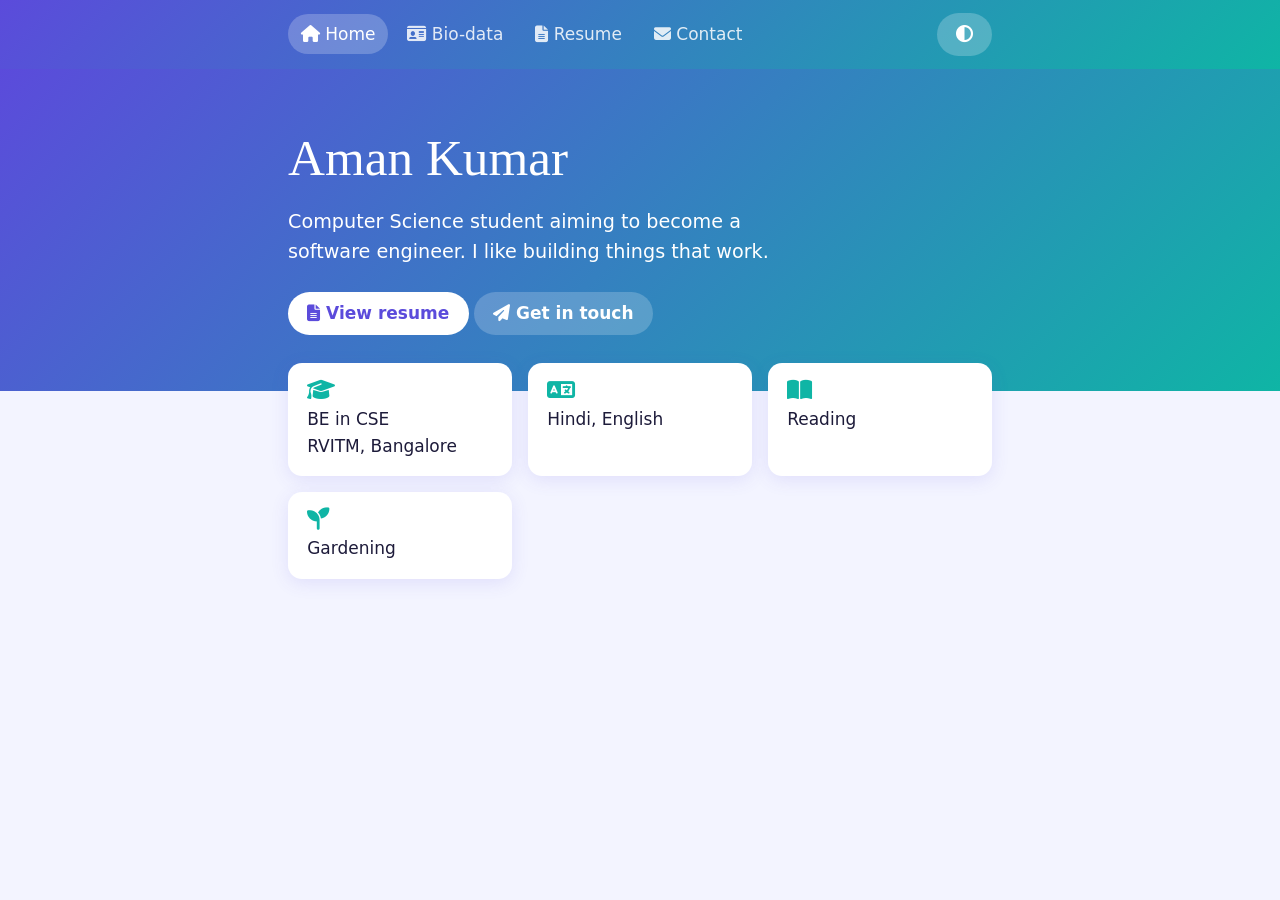
<file: files/index.html>
<!DOCTYPE html>
<html lang="en"><head><meta charset="utf-8"><meta name="viewport" content="width=device-width,initial-scale=1">
<title>Home | Aman Kumar</title>
<link rel="stylesheet" href="https://cdnjs.cloudflare.com/ajax/libs/font-awesome/6.5.1/css/all.min.css">
<link rel="stylesheet" href="style.css"></head>
<body>
<header><nav><a href="index.html" aria-current><i class="fa-solid fa-house"></i> Home</a><a href="biodata.html"><i class="fa-solid fa-id-card"></i> Bio-data</a><a href="resume.html"><i class="fa-solid fa-file-lines"></i> Resume</a><a href="contact.html"><i class="fa-solid fa-envelope"></i> Contact</a><button id="theme" aria-label="Toggle theme"><i class="fa-solid fa-circle-half-stroke"></i></button></nav></header>
<section class="hero"><div>
<h1>Aman Kumar</h1>
<p>Computer Science student aiming to become a software engineer. I like building things that work.</p>
<a class="btn" href="resume.html"><i class="fa-solid fa-file-lines"></i> View resume</a>
<a class="btn ghost" href="contact.html"><i class="fa-solid fa-paper-plane"></i> Get in touch</a>
</div></section>
<main><div class="cards">
<div class="card"><i class="fa-solid fa-graduation-cap"></i>BE in CSE<br>RVITM, Bangalore</div>
<div class="card"><i class="fa-solid fa-language"></i>Hindi, English</div>
<div class="card"><i class="fa-solid fa-book-open"></i>Reading</div>
<div class="card"><i class="fa-solid fa-seedling"></i>Gardening</div>
</div></main>
<script src="script.js"></script></body></html>
</file>
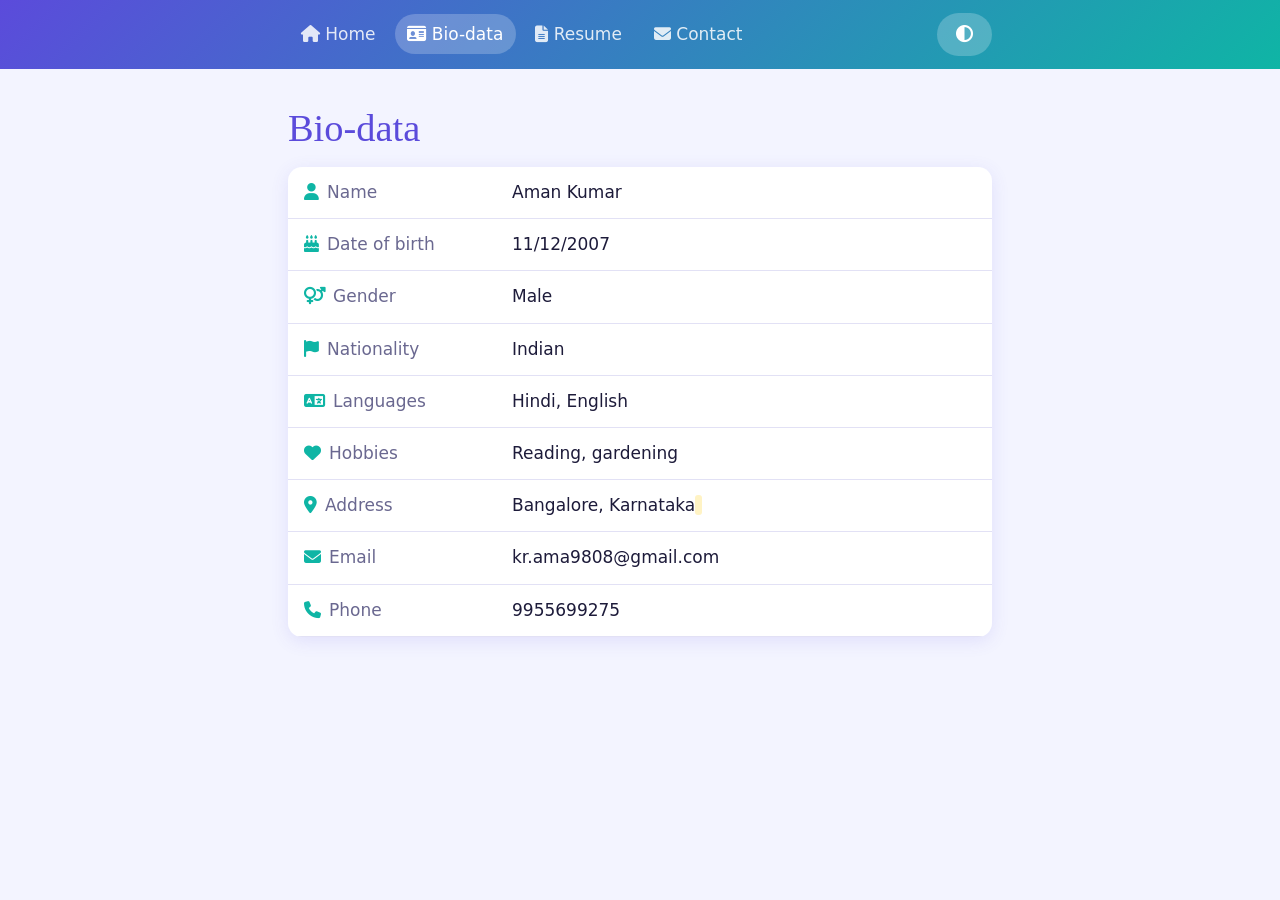
<file: files/biodata.html>
<!DOCTYPE html>
<html lang="en"><head><meta charset="utf-8"><meta name="viewport" content="width=device-width,initial-scale=1">
<title>Bio-data | Aman Kumar</title>
<link rel="stylesheet" href="https://cdnjs.cloudflare.com/ajax/libs/font-awesome/6.5.1/css/all.min.css">
<link rel="stylesheet" href="style.css"></head>
<body>
<header><nav><a href="index.html"><i class="fa-solid fa-house"></i> Home</a><a href="biodata.html" aria-current><i class="fa-solid fa-id-card"></i> Bio-data</a><a href="resume.html"><i class="fa-solid fa-file-lines"></i> Resume</a><a href="contact.html"><i class="fa-solid fa-envelope"></i> Contact</a><button id="theme" aria-label="Toggle theme"><i class="fa-solid fa-circle-half-stroke"></i></button></nav></header>
<main>
<h1>Bio-data</h1>
<table>
<tr><th><i class="fa-solid fa-user"></i>Name</th><td>Aman Kumar</td></tr>
<tr><th><i class="fa-solid fa-cake-candles"></i>Date of birth</th><td>11/12/2007</td></tr>
<tr><th><i class="fa-solid fa-venus-mars"></i>Gender</th><td>Male</td></tr>
<tr><th><i class="fa-solid fa-flag"></i>Nationality</th><td>Indian</td></tr>
<tr><th><i class="fa-solid fa-language"></i>Languages</th><td>Hindi, English</td></tr>
<tr><th><i class="fa-solid fa-heart"></i>Hobbies</th><td>Reading, gardening</td></tr>
<tr><th><i class="fa-solid fa-location-dot"></i>Address</th><td>Bangalore, Karnataka <span class="ph"></span></td></tr>
<tr><th><i class="fa-solid fa-envelope"></i>Email</th><td>kr.ama9808@gmail.com</td></tr>
<tr><th><i class="fa-solid fa-phone"></i>Phone</th><td>9955699275</td></tr>
</table></main>
<script src="script.js"></script></body></html>
</file>
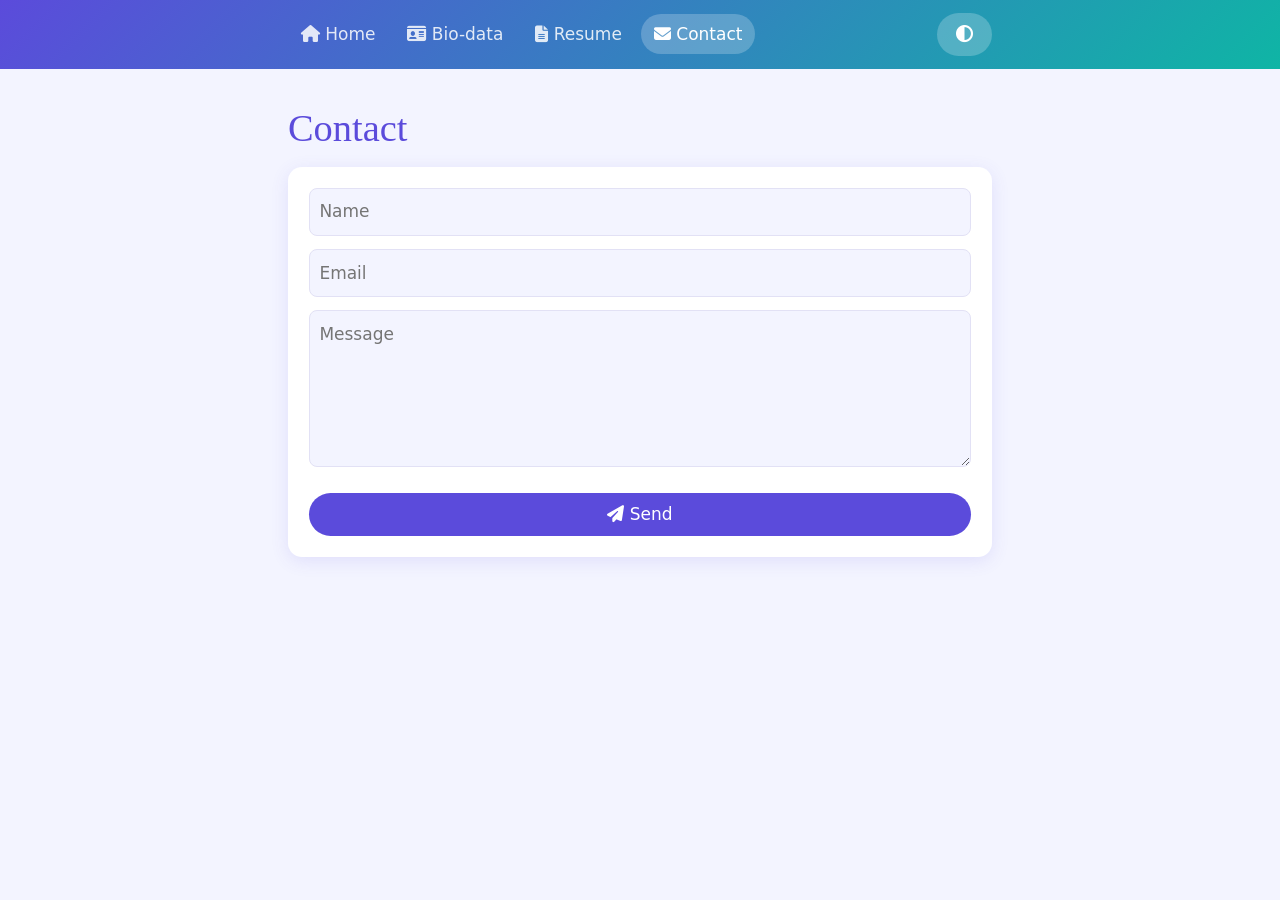
<file: files/contact.html>
<!DOCTYPE html>
<html lang="en"><head><meta charset="utf-8"><meta name="viewport" content="width=device-width,initial-scale=1">
<title>Contact | Aman Kumar</title>
<link rel="stylesheet" href="https://cdnjs.cloudflare.com/ajax/libs/font-awesome/6.5.1/css/all.min.css">
<link rel="stylesheet" href="style.css"></head>
<body>
<header><nav><a href="index.html"><i class="fa-solid fa-house"></i> Home</a><a href="biodata.html"><i class="fa-solid fa-id-card"></i> Bio-data</a><a href="resume.html"><i class="fa-solid fa-file-lines"></i> Resume</a><a href="contact.html" aria-current><i class="fa-solid fa-envelope"></i> Contact</a><button id="theme" aria-label="Toggle theme"><i class="fa-solid fa-circle-half-stroke"></i></button></nav></header>
<main>
<h1>Contact</h1>
<form id="contact" novalidate>
<input name="name" placeholder="Name" aria-label="Name">
<input name="email" type="email" placeholder="Email" aria-label="Email">
<textarea name="msg" rows="5" placeholder="Message" aria-label="Message"></textarea>
<span class="err" id="err" role="alert"></span>
<button><i class="fa-solid fa-paper-plane"></i> Send</button>
</form></main>
<script src="script.js"></script></body></html>
</file>
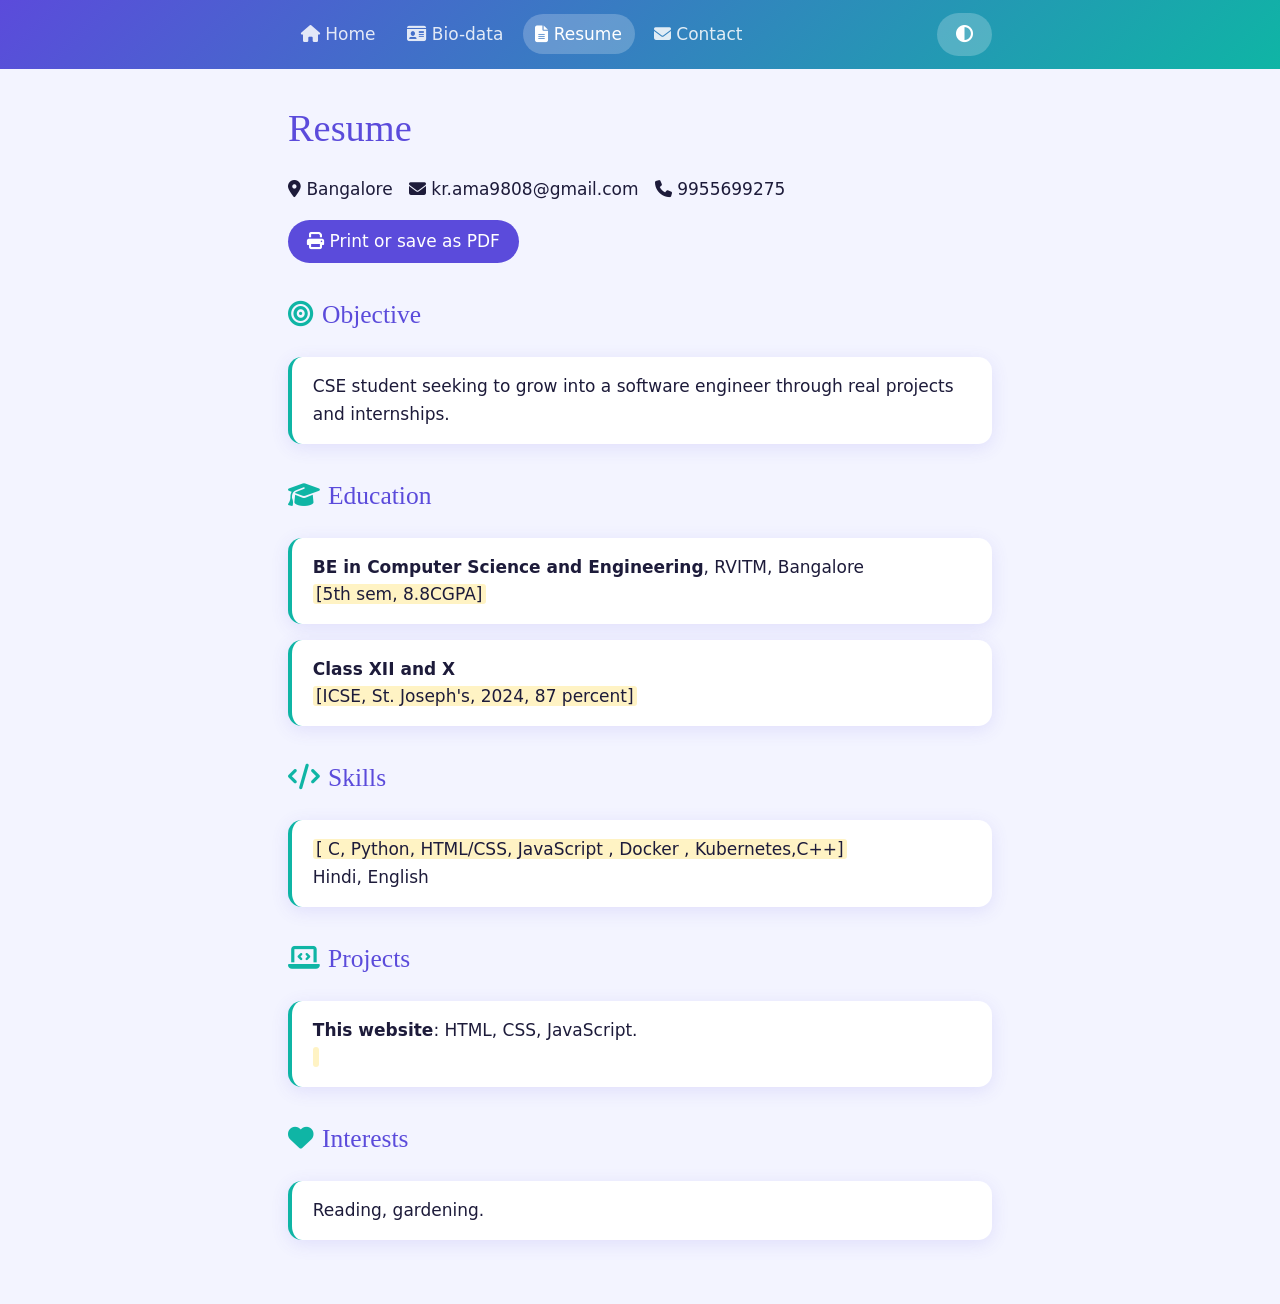
<file: files/resume.html>
<!DOCTYPE html>
<html lang="en"><head><meta charset="utf-8"><meta name="viewport" content="width=device-width,initial-scale=1">
<title>Resume | Aman Kumar</title>
<link rel="stylesheet" href="https://cdnjs.cloudflare.com/ajax/libs/font-awesome/6.5.1/css/all.min.css">
<link rel="stylesheet" href="style.css"></head>
<body>
<header><nav><a href="index.html"><i class="fa-solid fa-house"></i> Home</a><a href="biodata.html"><i class="fa-solid fa-id-card"></i> Bio-data</a><a href="resume.html" aria-current><i class="fa-solid fa-file-lines"></i> Resume</a><a href="contact.html"><i class="fa-solid fa-envelope"></i> Contact</a><button id="theme" aria-label="Toggle theme"><i class="fa-solid fa-circle-half-stroke"></i></button></nav></header>
<main>
<h1>Resume</h1>
<p><i class="fa-solid fa-location-dot"></i> Bangalore &nbsp; <i class="fa-solid fa-envelope"></i> kr.ama9808@gmail.com &nbsp; <i class="fa-solid fa-phone"></i> 9955699275</p>
<button onclick="print()"><i class="fa-solid fa-print"></i> Print or save as PDF</button>
<h2><i class="fa-solid fa-bullseye"></i>Objective</h2>
<div class="box">CSE student seeking to grow into a software engineer through real projects and internships.</div>
<h2><i class="fa-solid fa-graduation-cap"></i>Education</h2>
<div class="box"><b>BE in Computer Science and Engineering</b>, RVITM, Bangalore<br><span class="ph">[5th sem, 8.8CGPA]</span></div>
<div class="box"><b>Class XII and X</b><br><span class="ph">[ICSE, St. Joseph's, 2024, 87 percent]</span></div>
<h2><i class="fa-solid fa-code"></i>Skills</h2>
<div class="box"><span class="ph">[ C, Python, HTML/CSS, JavaScript , Docker , Kubernetes,C++]</span><br>Hindi, English</div>
<h2><i class="fa-solid fa-laptop-code"></i>Projects</h2>
<div class="box"><b>This website</b>: HTML, CSS, JavaScript.<br><span class="ph"></span></div>
<h2><i class="fa-solid fa-heart"></i>Interests</h2>
<div class="box">Reading, gardening.</div></main>
<script src="script.js"></script></body></html>
</file>
<file: files/style.css>
:root{--bg:#f3f4ff;--card:#fff;--fg:#1d1b3a;--mute:#6a6890;--line:#e2e1f5;--a:#5b4bdb;--b:#0fb5a5;--hero:linear-gradient(135deg,#5b4bdb,#0fb5a5)}
[data-theme=dark]{--bg:#12131c;--card:#1c1e2b;--fg:#ecebff;--mute:#a09fc4;--line:#2c2e42;--a:#8f84ff;--b:#2dd4bf;--hero:linear-gradient(135deg,#3b2fa8,#0b7d73)}
body{margin:0;background:var(--bg);color:var(--fg);font:17px/1.6 system-ui,sans-serif}
header{background:var(--hero);padding:.8rem 1.25rem}
nav{max-width:44rem;margin:auto;display:flex;gap:.4rem;flex-wrap:wrap;align-items:center}
nav a{color:#fff;text-decoration:none;padding:.4rem .8rem;border-radius:999px;opacity:.85}
nav a:hover,nav a[aria-current]{background:rgba(255,255,255,.22);opacity:1}
nav button{margin-left:auto}
main,.hero div{max-width:44rem;margin:auto;padding:0 1.25rem}
main{padding-bottom:3rem}
.hero{background:var(--hero);color:#fff;padding:3rem 0 3.5rem}
.hero h1{color:#fff;margin:0 0 .5rem;font-size:3.2rem}
.hero p{font-size:1.2rem;max-width:32rem;margin:0 0 1.5rem}
h1,h2{font-family:Georgia,serif;font-weight:400}
main h1{color:var(--a);font-size:2.4rem;margin:1.8rem 0 .5rem}
h2{margin-top:2rem;color:var(--a)}
h2 i,th i,.card i{color:var(--b);margin-right:.5rem}
a{color:var(--a)}
button,.btn{font:inherit;color:inherit;background:var(--card);border:0;border-radius:999px;padding:.5rem 1.2rem;cursor:pointer;text-decoration:none;display:inline-block}
nav button{color:#fff;background:rgba(255,255,255,.22)}
.hero .btn{color:var(--a);font-weight:600}
.hero .btn.ghost{background:rgba(255,255,255,.2);color:#fff}
main button{background:var(--a);color:#fff}
.cards{display:grid;grid-template-columns:repeat(auto-fit,minmax(12rem,1fr));gap:1rem;margin-top:-1.8rem}
.card,table,form,.box{background:var(--card);border-radius:14px;box-shadow:0 4px 18px rgba(91,75,219,.12)}
.card{padding:1rem 1.2rem}
.card i{font-size:1.4rem;display:block;margin-bottom:.3rem}
.box{padding:1rem 1.3rem;margin-bottom:1rem;border-left:4px solid var(--b)}
table{width:100%;border-collapse:collapse;overflow:hidden}
th,td{text-align:left;padding:.75rem 1rem;border-bottom:1px solid var(--line)}
th{color:var(--mute);font-weight:500;width:11rem}
form{display:grid;gap:.8rem;padding:1.3rem}
input,textarea{font:inherit;color:inherit;background:var(--bg);border:1px solid var(--line);border-radius:8px;padding:.6rem}
input:focus,textarea:focus{outline:2px solid var(--a)}
.err{color:#e0483a}
.ph{background:#fff3c4;color:#1d1b3a;padding:0 .2rem;border-radius:3px}
@media print{header,button{display:none}body{background:#fff}}
</file>
